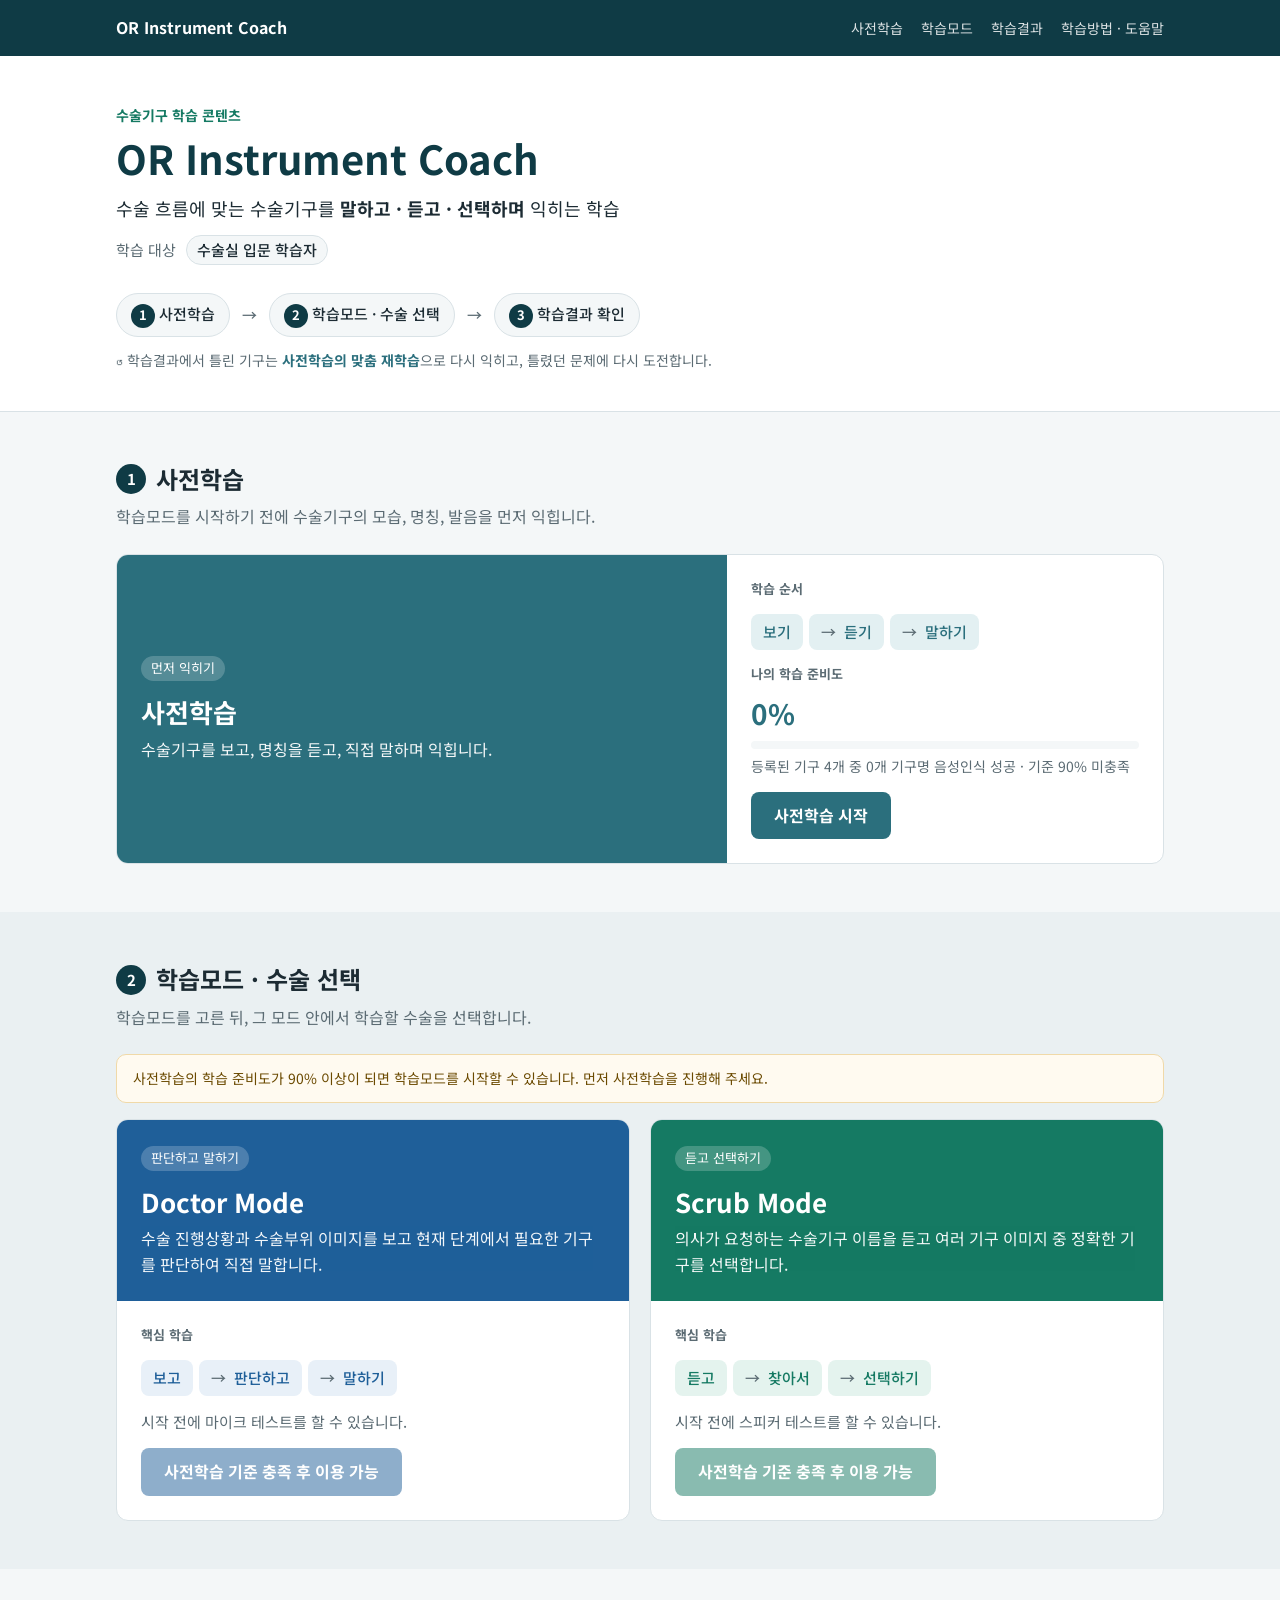
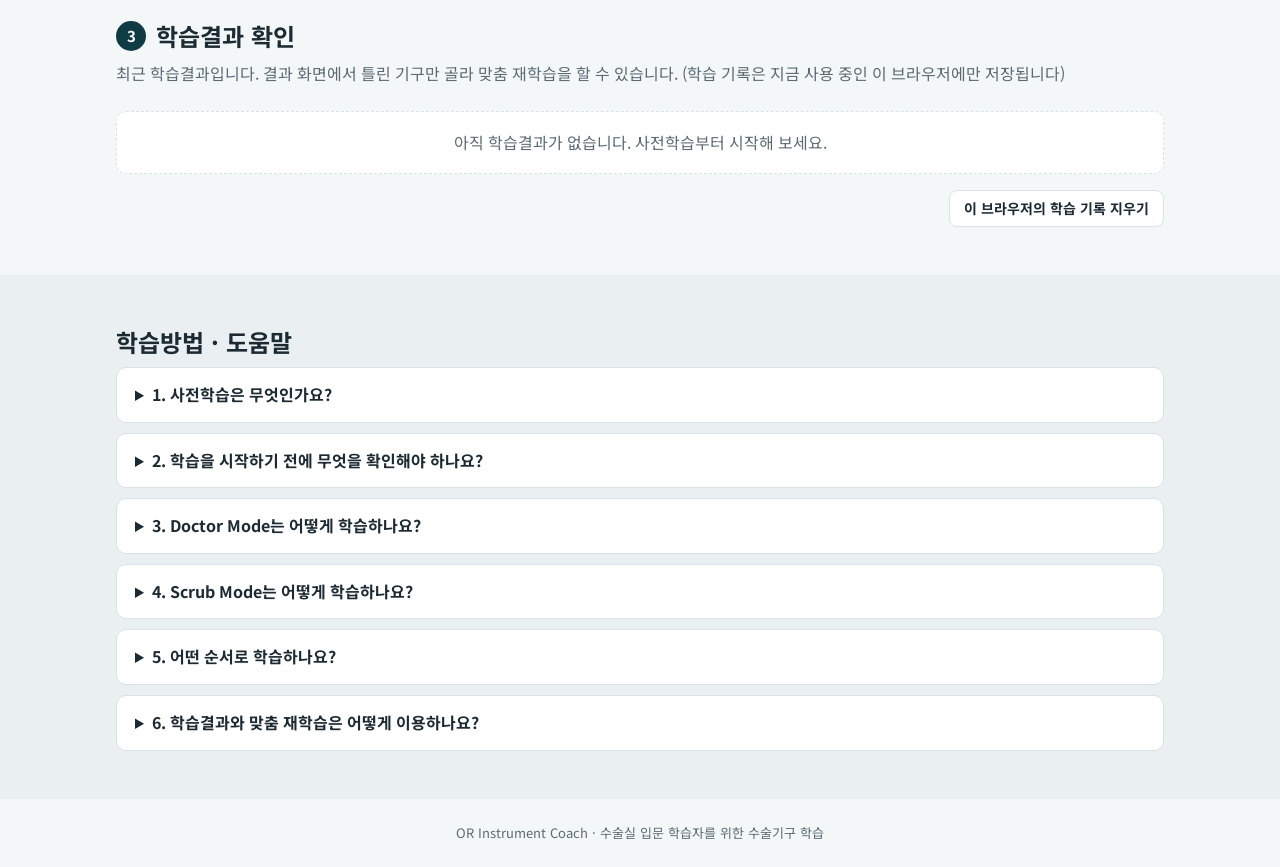
<file: index.html>
<!DOCTYPE html>
<html lang="ko">
<head>
  <meta charset="UTF-8">
  <meta name="viewport" content="width=device-width, initial-scale=1.0">
  <title>OR Instrument Coach</title>

  <!-- 글꼴 (인터넷 연결이 없으면 컴퓨터 기본 글꼴로 표시됨) -->
  <link rel="preconnect" href="https://fonts.googleapis.com">
  <link rel="preconnect" href="https://fonts.gstatic.com" crossorigin>
  <link href="https://fonts.googleapis.com/css2?family=Noto+Sans+KR:wght@400;500;700&display=swap" rel="stylesheet">

  <!-- 디자인 파일: 공통 디자인 → 메인 화면 전용 디자인 순서 -->
  <link rel="stylesheet" href="css/style.css">
  <link rel="stylesheet" href="css/home.css">
</head>
<body>

  <!-- ===== 상단 메뉴 바 ===== -->
  <header class="topbar">
    <div class="container topbar-inner">
      <a href="index.html" class="logo">OR Instrument Coach</a>
      <nav class="topnav">
        <a href="#prelearn">사전학습</a>
        <a href="#modes">학습모드</a>
        <a href="#results">학습결과</a>
        <a href="#help">학습방법 · 도움말</a>
      </nav>
    </div>
  </header>

  <main>

    <!-- ===== 사이트 타이틀 / 학습 흐름 ===== -->
    <section class="hero">
      <div class="container">
        <p class="hero-label">수술기구 학습 콘텐츠</p>
        <h1 class="hero-title">OR Instrument Coach</h1>
        <p class="hero-desc">
          수술 흐름에 맞는 수술기구를 <strong>말하고 · 듣고 · 선택하며</strong> 익히는 학습
        </p>
        <p class="hero-target">학습 대상 <span>수술실 입문 학습자</span></p>

        <!-- 학습 흐름 ① → ② → ③ (누르면 해당 구역으로 이동) -->
        <ol class="flow">
          <li><a href="#prelearn"><span class="flow-num">1</span> 사전학습</a></li>
          <li class="flow-arrow" aria-hidden="true">→</li>
          <li><a href="#modes"><span class="flow-num">2</span> 학습모드 · 수술 선택</a></li>
          <li class="flow-arrow" aria-hidden="true">→</li>
          <li><a href="#results"><span class="flow-num">3</span> 학습결과 확인</a></li>
        </ol>
        <p class="flow-loop">
          ↺ 학습결과에서 틀린 기구는 <strong>사전학습의 맞춤 재학습</strong>으로 다시 익히고, 틀렸던 문제에 다시 도전합니다.
        </p>
      </div>
    </section>

    <!-- ===== ① 사전학습 ===== -->
    <section id="prelearn" class="section">
      <div class="container">
        <h2 class="section-title"><span class="step-num">1</span> 사전학습</h2>
        <p class="section-desc">학습모드를 시작하기 전에 수술기구의 모습, 명칭, 발음을 먼저 익힙니다.</p>

        <article class="mode-card mode-prelearn prelearn-layout">
          <div class="mode-head">
            <span class="mode-tag">먼저 익히기</span>
            <h3 class="mode-name">사전학습</h3>
            <p class="mode-sub">수술기구를 보고, 명칭을 듣고, 직접 말하며 익힙니다.</p>
          </div>
          <div class="mode-body">
            <p class="mode-key-label">학습 순서</p>
            <ol class="mode-steps">
              <li>보기</li>
              <li>듣기</li>
              <li>말하기</li>
            </ol>

            <!-- 학습 준비도: js/home.js 가 저장된 사전학습 기록을 보고 채웁니다 -->
            <div class="readiness">
              <p class="mode-key-label">나의 학습 준비도</p>
              <p class="readiness-value" id="readiness-value">0%</p>
              <div class="bar"><div class="bar-fill" id="readiness-bar" style="width: 0%;"></div></div>
              <p class="readiness-text" id="readiness-text"></p>
            </div>

            <a href="html/prelearn.html" class="btn btn-prelearn">사전학습 시작</a>
          </div>
        </article>
      </div>
    </section>

    <!-- ===== ② 학습모드 · 수술 선택 ===== -->
    <section id="modes" class="section section-alt">
      <div class="container">
        <h2 class="section-title"><span class="step-num">2</span> 학습모드 · 수술 선택</h2>
        <p class="section-desc">학습모드를 고른 뒤, 그 모드 안에서 학습할 수술을 선택합니다.</p>

        <!-- 사전학습 기준을 아직 충족하지 못했을 때 보여주는 안내 (js/home.js 가 표시) -->
        <p class="info-box mode-lock-info" id="mode-lock-info" hidden></p>

        <div class="mode-grid">

          <!-- Doctor Mode 카드 -->
          <article class="mode-card mode-doctor">
            <div class="mode-head">
              <span class="mode-tag">판단하고 말하기</span>
              <h3 class="mode-name">Doctor Mode</h3>
              <p class="mode-sub">수술 진행상황과 수술부위 이미지를 보고 현재 단계에서 필요한 기구를 판단하여 직접 말합니다.</p>
            </div>
            <div class="mode-body">
              <p class="mode-key-label">핵심 학습</p>
              <ol class="mode-steps">
                <li>보고</li>
                <li>판단하고</li>
                <li>말하기</li>
              </ol>
              <p class="mode-note">시작 전에 마이크 테스트를 할 수 있습니다.</p>
              <a href="html/surgery-select.html?mode=doctor" class="btn btn-doctor" data-mode-link>수술 선택하기</a>
            </div>
          </article>

          <!-- Scrub Mode 카드 -->
          <article class="mode-card mode-scrub">
            <div class="mode-head">
              <span class="mode-tag">듣고 선택하기</span>
              <h3 class="mode-name">Scrub Mode</h3>
              <p class="mode-sub">의사가 요청하는 수술기구 이름을 듣고 여러 기구 이미지 중 정확한 기구를 선택합니다.</p>
            </div>
            <div class="mode-body">
              <p class="mode-key-label">핵심 학습</p>
              <ol class="mode-steps">
                <li>듣고</li>
                <li>찾아서</li>
                <li>선택하기</li>
              </ol>
              <p class="mode-note">시작 전에 스피커 테스트를 할 수 있습니다.</p>
              <a href="html/surgery-select.html?mode=scrub" class="btn btn-scrub" data-mode-link>수술 선택하기</a>
            </div>
          </article>

        </div>
      </div>
    </section>

    <!-- ===== ③ 학습결과 확인 ===== -->
    <section id="results" class="section">
      <div class="container">
        <h2 class="section-title"><span class="step-num">3</span> 학습결과 확인</h2>
        <p class="section-desc">
          최근 학습결과입니다. 결과 화면에서 틀린 기구만 골라 맞춤 재학습을 할 수 있습니다.
          (학습 기록은 지금 사용 중인 이 브라우저에만 저장됩니다)
        </p>

        <!-- 학습결과 목록: js/home.js 가 저장된 기록을 보고 채웁니다 -->
        <ul id="result-list" class="result-list"></ul>
        <p id="result-empty" class="empty-text" hidden>아직 학습결과가 없습니다. 사전학습부터 시작해 보세요.</p>

        <div class="data-tools">
          <button type="button" class="btn btn-outline btn-small" id="btn-clear-data">이 브라우저의 학습 기록 지우기</button>
        </div>
      </div>
    </section>

    <!-- ===== 학습방법 · 도움말 ===== -->
    <!-- <details> 태그는 클릭하면 내용이 펼쳐지는 기본 HTML 기능입니다 (JavaScript 필요 없음) -->
    <section id="help" class="section section-alt">
      <div class="container">
        <h2 class="section-title">학습방법 · 도움말</h2>

        <div class="help-list">
          <details>
            <summary>1. 사전학습은 무엇인가요?</summary>
            <p>
              학습모드에 들어가기 전에 수술기구의 모습, 정확한 명칭, 발음을 먼저 익히는 단계입니다.
              기구 이미지를 보고 → 스피커 버튼으로 기구명을 듣고 → 마이크 버튼을 눌러 따라 말하면,
              말한 내용이 등록된 기구명과 맞는지 O/X로 알려줍니다.
              충분히 익숙해질 때까지 몇 번이든 다시 말해 볼 수 있습니다.
            </p>
            <p>
              ※ O/X는 "발음이 얼마나 정확한지"를 점수로 매기는 것이 아니라,
              말한 기구명이 제대로 인식되었는지(기구명 음성인식 성공)를 알려주는 것입니다.
            </p>
          </details>
          <details>
            <summary>2. 학습을 시작하기 전에 무엇을 확인해야 하나요?</summary>
            <ol>
              <li><strong>스피커 테스트</strong>: 기구명과 의사의 요청을 들을 수 있도록 소리가 잘 나오는지 확인합니다.</li>
              <li><strong>마이크 테스트</strong>: 내가 말한 기구명이 글자로 잘 나타나는지 확인합니다.</li>
            </ol>
            <p>
              Chrome 또는 Edge 브라우저를 사용하고, 처음 마이크를 쓸 때 나오는 "마이크 사용 허용" 창에서 <strong>허용</strong>을 눌러 주세요.
              조용한 곳에서 이어폰을 사용하면 더 정확하게 인식됩니다.
            </p>
          </details>
          <details>
            <summary>3. Doctor Mode는 어떻게 학습하나요?</summary>
            <p>
              수술 진행상황 설명과 수술부위 이미지를 <strong>보고</strong>,
              지금 단계에서 어떤 기구가 필요한지 <strong>판단하고</strong>,
              마이크 버튼을 눌러 기구명을 <strong>직접 말합니다</strong>.
              말한 즉시 맞았는지 알려줍니다.
            </p>
            <p>
              말이 잘못 인식된 것 같으면 "다시 말하기"를 누를 수 있습니다.
              다만 처음 말한 답도 함께 기록되므로, 결과 화면에는 "최초 시도 정답률"과 "최종 성공률"이 따로 표시됩니다.
            </p>
          </details>
          <details>
            <summary>4. Scrub Mode는 어떻게 학습하나요?</summary>
            <p>
              의사가 요청하는 기구 이름을 <strong>듣고</strong>,
              화면의 여러 기구 이미지 중에서 <strong>찾아</strong>
              정확한 기구를 <strong>선택합니다</strong>.
              선택지에는 모양이나 쓰임이 비슷해 헷갈리기 쉬운 기구가 함께 나옵니다.
            </p>
          </details>
          <details>
            <summary>5. 어떤 순서로 학습하나요?</summary>
            <ol>
              <li>사전학습으로 기구의 모습·명칭·발음을 익힙니다.</li>
              <li>학습 준비도가 기준(<span class="js-threshold"></span>)에 도달하면 학습모드를 선택할 수 있습니다.</li>
              <li>Doctor Mode 또는 Scrub Mode를 고르고, 그 안에서 수술을 선택해 문제를 풉니다.</li>
              <li>학습결과를 확인합니다.</li>
              <li>틀린 기구가 있으면 맞춤 재학습 후 틀렸던 문제에 다시 도전합니다.</li>
            </ol>
          </details>
          <details>
            <summary>6. 학습결과와 맞춤 재학습은 어떻게 이용하나요?</summary>
            <p>
              학습결과 화면에서는 처음 답한 것의 정답률(최초 시도 정답률), 다시 말하기를 포함한 최종 성공률,
              다시 말하기 횟수, 기구별 결과, 반응시간을 확인할 수 있습니다.
            </p>
            <p>
              "틀린 기구 다시 학습"을 누르면 전체 기구가 아니라 <strong>내가 틀린 기구만</strong> 사전학습 방식(보기 → 듣기 → 말하기)으로 다시 익힙니다.
              재학습을 마치면 "틀렸던 문제 다시 도전"으로 그 문제들만 다시 풀어볼 수 있습니다.
            </p>
          </details>
        </div>
      </div>
    </section>

  </main>

  <!-- ===== 하단 ===== -->
  <footer class="footer">
    <div class="container">
      <p>OR Instrument Coach · 수술실 입문 학습자를 위한 수술기구 학습</p>
    </div>
  </footer>

  <!-- 화면 아래 잠깐 뜨는 안내 메시지 상자 -->
  <div id="notice" class="notice" hidden></div>

  <!-- JavaScript 파일 (순서 중요: 설정 → 데이터 → 공통 기능 → 이 페이지 기능) -->
  <script src="js/config.js"></script>
  <script src="data/surgeries.js"></script>
  <script src="data/instruments.js"></script>
  <script src="js/main.js"></script>
  <script src="js/learning-data.js"></script>
  <script src="js/home.js"></script>
</body>
</html>
</file>
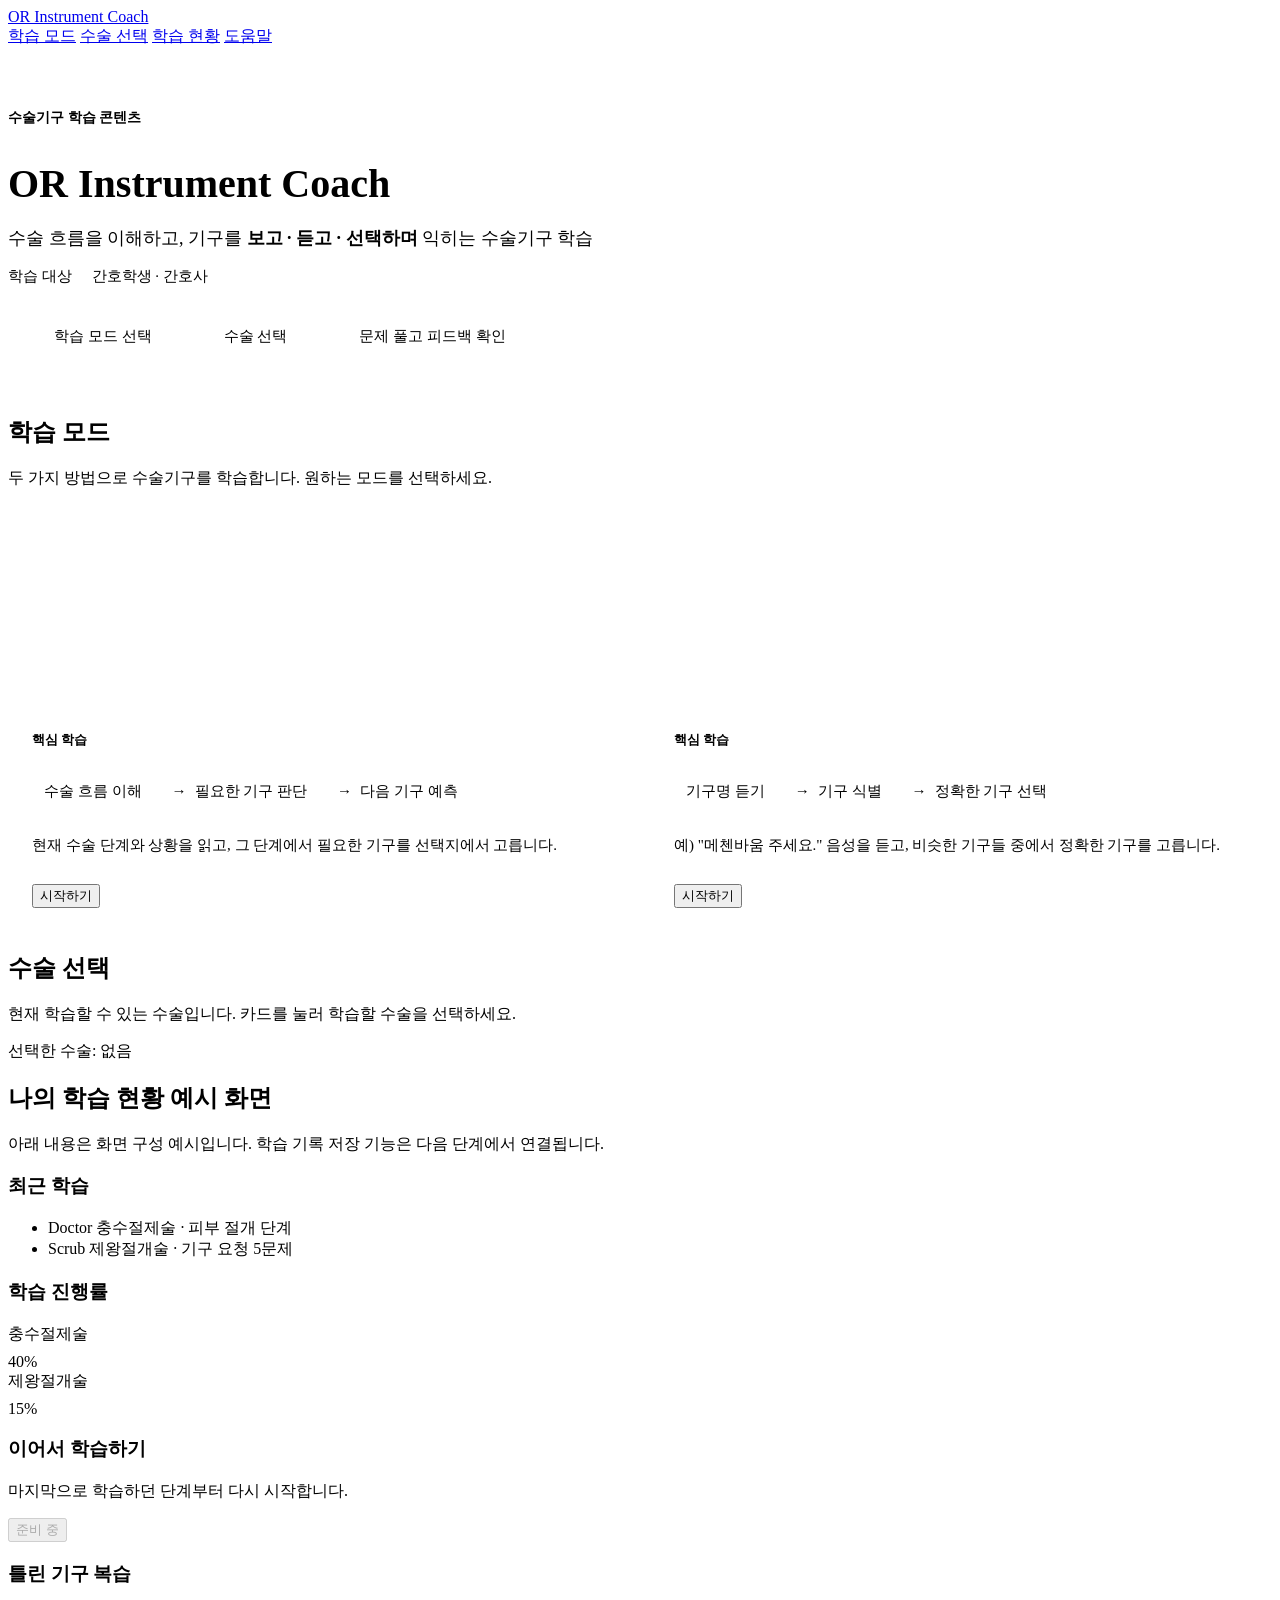
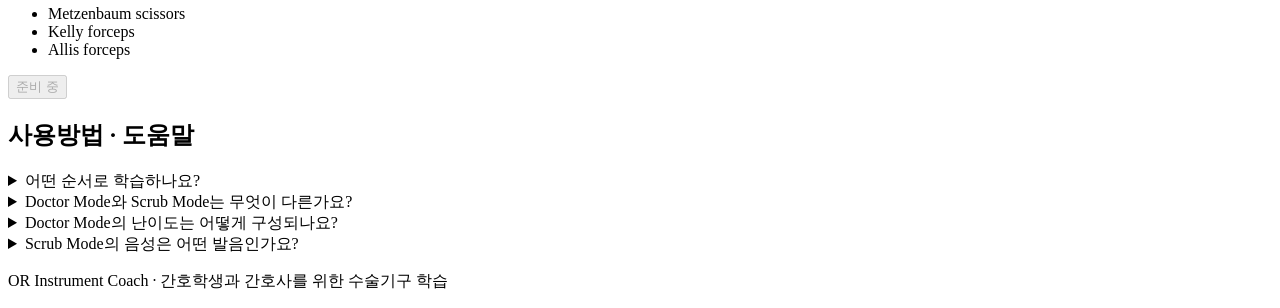
<file: index_backup.html>
<!DOCTYPE html>
<html lang="ko">
<head>
  <meta charset="UTF-8">
  <meta name="viewport" content="width=device-width, initial-scale=1.0">
  <title>OR Instrument Coach</title>

  <!-- 글꼴 (인터넷 연결이 없으면 컴퓨터 기본 글꼴로 표시됨) -->
  <link rel="preconnect" href="https://fonts.googleapis.com">
  <link rel="preconnect" href="https://fonts.gstatic.com" crossorigin>
  <link href="https://fonts.googleapis.com/css2?family=Noto+Sans+KR:wght@400;500;700&display=swap" rel="stylesheet">

  <!-- 메인 화면 디자인 파일 -->
  <link rel="stylesheet" href="css/home.css">
</head>
<body>

  <!-- ===== 상단 메뉴 바 ===== -->
  <header class="topbar">
    <div class="container topbar-inner">
      <a href="index.html" class="logo">OR Instrument Coach</a>
      <nav class="topnav">
        <a href="#modes">학습 모드</a>
        <a href="#surgeries">수술 선택</a>
        <a href="#progress">학습 현황</a>
        <a href="#help">도움말</a>
      </nav>
    </div>
  </header>

  <main>

    <!-- ===== ① 사이트 타이틀 / 소개 ===== -->
    <section class="hero">
      <div class="container">
        <p class="hero-label">수술기구 학습 콘텐츠</p>
        <h1 class="hero-title">OR Instrument Coach</h1>
        <p class="hero-desc">
          수술 흐름을 이해하고, 기구를 <strong>보고 · 듣고 · 선택하며</strong> 익히는 수술기구 학습
        </p>
        <p class="hero-target">학습 대상 <span>간호학생 · 간호사</span></p>

        <!-- 학습 순서 안내 -->
        <ol class="flow">
          <li><span class="flow-num">1</span>학습 모드 선택</li>
          <li><span class="flow-num">2</span>수술 선택</li>
          <li><span class="flow-num">3</span>문제 풀고 피드백 확인</li>
        </ol>
      </div>
    </section>

    <!-- ===== ② 학습 모드 선택 ===== -->
    <section id="modes" class="section">
      <div class="container">
        <h2 class="section-title">학습 모드</h2>
        <p class="section-desc">두 가지 방법으로 수술기구를 학습합니다. 원하는 모드를 선택하세요.</p>

        <div class="mode-grid">

          <!-- Doctor Mode 카드 -->
          <article class="mode-card mode-doctor">
            <div class="mode-head">
              <span class="mode-tag">판단하기</span>
              <h3 class="mode-name">Doctor Mode</h3>
              <p class="mode-sub">수술 진행상황을 보고 필요한 기구를 판단합니다.</p>
            </div>
            <div class="mode-body">
              <p class="mode-key-label">핵심 학습</p>
              <ol class="mode-steps">
                <li>수술 흐름 이해</li>
                <li>필요한 기구 판단</li>
                <li>다음 기구 예측</li>
              </ol>
              <p class="mode-note">
                현재 수술 단계와 상황을 읽고, 그 단계에서 필요한 기구를 선택지에서 고릅니다.
              </p>
              <button type="button" class="btn btn-doctor" data-mode="Doctor Mode">시작하기</button>
            </div>
          </article>

          <!-- Scrub Mode 카드 -->
          <article class="mode-card mode-scrub">
            <div class="mode-head">
              <span class="mode-tag">듣고 찾기</span>
              <h3 class="mode-name">Scrub Mode</h3>
              <p class="mode-sub">의사의 기구 요청을 듣고 올바른 기구를 선택합니다.</p>
            </div>
            <div class="mode-body">
              <p class="mode-key-label">핵심 학습</p>
              <ol class="mode-steps">
                <li>기구명 듣기</li>
                <li>기구 식별</li>
                <li>정확한 기구 선택</li>
              </ol>
              <p class="mode-note">
                예) "메첸바움 주세요." 음성을 듣고, 비슷한 기구들 중에서 정확한 기구를 고릅니다.
              </p>
              <button type="button" class="btn btn-scrub" data-mode="Scrub Mode">시작하기</button>
            </div>
          </article>

        </div>
      </div>
    </section>

    <!-- ===== ③ 수술 선택 ===== -->
    <section id="surgeries" class="section section-alt">
      <div class="container">
        <h2 class="section-title">수술 선택</h2>
        <p class="section-desc">현재 학습할 수 있는 수술입니다. 카드를 눌러 학습할 수술을 선택하세요.</p>

        <!-- 수술 카드는 js/home.js 가 data/surgeries.js 목록을 읽어서 여기에 자동으로 넣습니다 -->
        <div id="surgery-list" class="surgery-grid"></div>

        <p id="selected-surgery" class="selected-text">선택한 수술: 없음</p>
      </div>
    </section>

    <!-- ===== ④ 학습 진행 상태 ===== -->
    <section id="progress" class="section">
      <div class="container">
        <h2 class="section-title">
          나의 학습 현황
          <span class="badge-sample">예시 화면</span>
        </h2>
        <p class="section-desc">
          아래 내용은 화면 구성 예시입니다. 학습 기록 저장 기능은 다음 단계에서 연결됩니다.
        </p>

        <div class="progress-grid">

          <!-- 최근 학습 -->
          <div class="panel">
            <h3 class="panel-title">최근 학습</h3>
            <ul class="recent-list">
              <li><span class="chip chip-doctor">Doctor</span> 충수절제술 · 피부 절개 단계</li>
              <li><span class="chip chip-scrub">Scrub</span> 제왕절개술 · 기구 요청 5문제</li>
            </ul>
          </div>

          <!-- 학습 진행률 -->
          <div class="panel">
            <h3 class="panel-title">학습 진행률</h3>
            <div class="bar-row">
              <span class="bar-label">충수절제술</span>
              <div class="bar"><div class="bar-fill" style="width: 40%;"></div></div>
              <span class="bar-value">40%</span>
            </div>
            <div class="bar-row">
              <span class="bar-label">제왕절개술</span>
              <div class="bar"><div class="bar-fill" style="width: 15%;"></div></div>
              <span class="bar-value">15%</span>
            </div>
          </div>

          <!-- 이어서 학습하기 -->
          <div class="panel">
            <h3 class="panel-title">이어서 학습하기</h3>
            <p class="panel-text">마지막으로 학습하던 단계부터 다시 시작합니다.</p>
            <button type="button" class="btn btn-outline" disabled>준비 중</button>
          </div>

          <!-- 틀린 기구 복습 -->
          <div class="panel">
            <h3 class="panel-title">틀린 기구 복습</h3>
            <ul class="wrong-list">
              <li>Metzenbaum scissors</li>
              <li>Kelly forceps</li>
              <li>Allis forceps</li>
            </ul>
            <button type="button" class="btn btn-outline" disabled>준비 중</button>
          </div>

        </div>
      </div>
    </section>

    <!-- ===== ⑤ 사용방법 / 도움말 ===== -->
    <!-- <details> 태그는 클릭하면 내용이 펼쳐지는 기본 HTML 기능입니다 (JavaScript 필요 없음) -->
    <section id="help" class="section section-alt">
      <div class="container">
        <h2 class="section-title">사용방법 · 도움말</h2>

        <div class="help-list">
          <details>
            <summary>어떤 순서로 학습하나요?</summary>
            <p>학습 모드(Doctor 또는 Scrub)를 고르고, 학습할 수술을 선택한 뒤 문제를 풉니다. 문제마다 정답/오답 피드백이 나오고 다음 문제로 넘어갑니다.</p>
          </details>
          <details>
            <summary>Doctor Mode와 Scrub Mode는 무엇이 다른가요?</summary>
            <p><strong>Doctor Mode</strong>는 "지금 이 단계에서 어떤 기구가 필요할까?"를 스스로 판단하는 연습입니다. <strong>Scrub Mode</strong>는 의사가 부르는 기구 이름을 듣고 해당 기구를 빠르게 찾는 연습입니다.</p>
          </details>
          <details>
            <summary>Doctor Mode의 난이도는 어떻게 구성되나요?</summary>
            <p>기본: 기구 이미지를 보고 이름 고르기 → 중간: 수술 단계와 기구 이미지를 보고 이름 고르기 → 심화: 수술 상황만 보고 필요한 기구 이미지 고르기 순서로 구성될 예정입니다.</p>
          </details>
          <details>
            <summary>Scrub Mode의 음성은 어떤 발음인가요?</summary>
            <p>한국 수술실에서 실제로 사용하는 기구 호출 표현과 발음을 기준으로, 미리 제작·검토한 음성파일을 재생합니다. 모든 학습자가 같은 음성을 듣게 됩니다. 소리가 나오도록 스피커나 이어폰을 준비하세요.</p>
          </details>
        </div>
      </div>
    </section>

  </main>

  <!-- ===== 하단 ===== -->
  <footer class="footer">
    <div class="container">
      <p>OR Instrument Coach · 간호학생과 간호사를 위한 수술기구 학습</p>
    </div>
  </footer>

  <!-- 아직 만들지 않은 기능을 눌렀을 때 보여줄 안내 메시지 상자 -->
  <div id="notice" class="notice" hidden></div>

  <!-- JavaScript 파일 (순서 중요: 데이터 먼저, 기능 나중) -->
  <script src="data/surgeries.js"></script>
  <script src="js/home.js"></script>
</body>
</html>
</file>
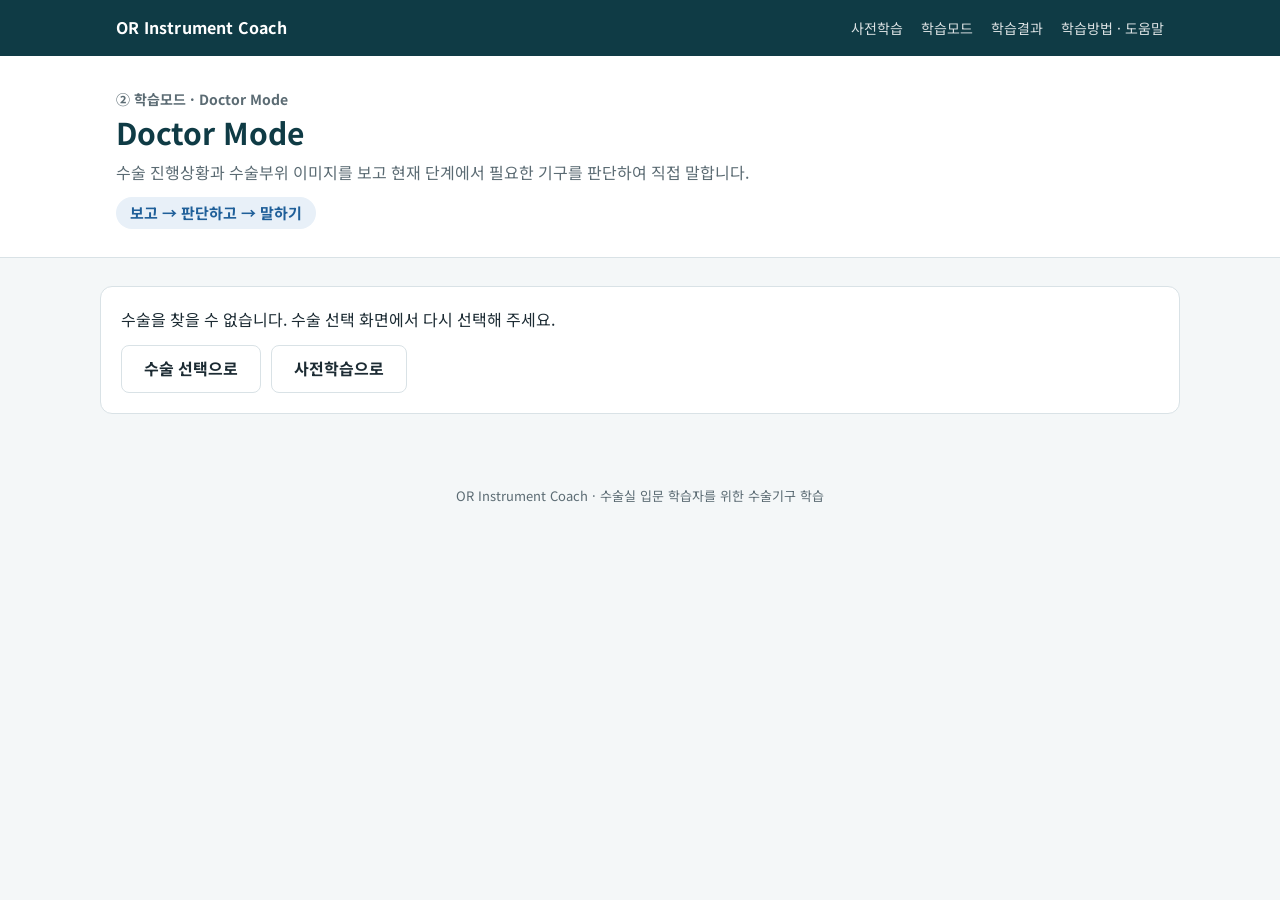
<file: html/doctor.html>
<!DOCTYPE html>
<html lang="ko">
<head>
  <meta charset="UTF-8">
  <meta name="viewport" content="width=device-width, initial-scale=1.0">
  <title>Doctor Mode · OR Instrument Coach</title>

  <link rel="preconnect" href="https://fonts.googleapis.com">
  <link rel="preconnect" href="https://fonts.gstatic.com" crossorigin>
  <link href="https://fonts.googleapis.com/css2?family=Noto+Sans+KR:wght@400;500;700&display=swap" rel="stylesheet">

  <link rel="stylesheet" href="../css/style.css">
  <link rel="stylesheet" href="../css/learn.css">
  <link rel="stylesheet" href="../css/doctor.css">
</head>
<!-- 주소 예시: doctor.html?surgery=appendectomy  (틀린 문제 재도전: &retryOf=학습결과번호) -->
<body data-root="../">

  <header class="topbar">
    <div class="container topbar-inner">
      <a href="../index.html" class="logo">OR Instrument Coach</a>
      <nav class="topnav">
        <a href="../index.html#prelearn">사전학습</a>
        <a href="../index.html#modes">학습모드</a>
        <a href="../index.html#results">학습결과</a>
        <a href="../index.html#help">학습방법 · 도움말</a>
      </nav>
    </div>
  </header>

  <section class="page-head">
    <div class="container">
      <p class="page-label">② 학습모드 · Doctor Mode</p>
      <h1 class="page-title" id="page-title">Doctor Mode</h1>
      <p class="page-desc">수술 진행상황과 수술부위 이미지를 보고 현재 단계에서 필요한 기구를 판단하여 직접 말합니다.</p>
      <span class="key-action key-doctor">보고 → 판단하고 → 말하기</span>
    </div>
  </section>

  <main class="container page-body">

    <!-- 문제를 시작할 수 없을 때 안내 -->
    <section id="error-panel" class="panel" hidden>
      <p id="error-text"></p>
      <div class="btn-row">
        <a href="surgery-select.html?mode=doctor" class="btn btn-outline">수술 선택으로</a>
        <a href="prelearn.html" class="btn btn-outline">사전학습으로</a>
      </div>
    </section>

    <!-- ===== 학습 전 마이크 테스트 ===== -->
    <section id="device-section" hidden>
      <h2 class="section-title">학습 전 마이크 확인</h2>
      <p class="section-desc">Doctor Mode에서는 기구명을 직접 말합니다. 시작 전에 마이크를 확인하세요.</p>
      <div id="device-check" class="device-check"></div>
    </section>

    <!-- ===== 시작 안내 ===== -->
    <section id="intro-panel" class="panel" hidden>
      <h2 class="panel-title">학습 안내</h2>
      <p id="intro-text"></p>
      <p class="badge-sample" id="intro-sample" hidden>현재 문제는 실제 수술 내용이 아닌 구조 확인용 샘플입니다.</p>
      <div class="btn-row">
        <button type="button" class="btn btn-doctor" id="btn-start">시작하기</button>
      </div>
    </section>

    <!-- ===== 문제 카드 ===== -->
    <section id="quiz-card" class="learn-card" hidden>
      <div class="learn-card-top">
        <span class="progress-text" id="progress-text"></span>
        <span class="badge-sample" id="sample-badge" hidden>구조 확인용 샘플 문제</span>
      </div>

      <!-- 1) 보고: 수술부위 이미지 + 수술 진행상황 -->
      <div class="situation-layout">
        <div class="image-box" id="site-image"></div>
        <div class="situation-info">
          <span class="situation-step" id="step-name"></span>
          <p class="situation-text" id="situation-text"></p>
          <!-- 2) 판단하고 -->
          <p class="doctor-prompt">지금 이 단계에서 필요한 기구의 이름을 말하세요.</p>
        </div>
      </div>

      <!-- 3) 말하기 -->
      <div class="action-row">
        <button type="button" class="btn btn-doctor" id="btn-speak">🎤 기구명 말하기</button>
      </div>

      <!-- 음성인식을 쓸 수 없는 브라우저에서만 나타나는 입력칸 -->
      <div class="text-fallback" id="text-fallback" hidden>
        <input type="text" id="text-input" placeholder="이 브라우저는 음성인식을 지원하지 않아 직접 입력합니다">
      </div>

      <p class="status-text" id="status-text"></p>

      <!-- 즉각적인 O/X 피드백 -->
      <div id="feedback" hidden></div>

      <div class="action-row">
        <button type="button" class="btn btn-outline" id="btn-retry" hidden>음성인식이 잘못되었나요? 다시 말하기</button>
        <button type="button" class="btn btn-outline" id="btn-reveal" hidden>정답 확인하기</button>
        <button type="button" class="btn btn-doctor" id="btn-next" hidden>다음 문제</button>
      </div>
    </section>

  </main>

  <footer class="footer">
    <div class="container">
      <p>OR Instrument Coach · 수술실 입문 학습자를 위한 수술기구 학습</p>
    </div>
  </footer>

  <script src="../js/config.js"></script>
  <script src="../data/surgeries.js"></script>
  <script src="../data/instruments.js"></script>
  <script src="../data/appendectomy.js"></script>
  <script src="../data/cesarean.js"></script>
  <script src="../js/main.js"></script>
  <script src="../js/learning-data.js"></script>
  <script src="../js/speech.js"></script>
  <script src="../js/device-check.js"></script>
  <script src="../js/doctor.js"></script>
</body>
</html>
</file>
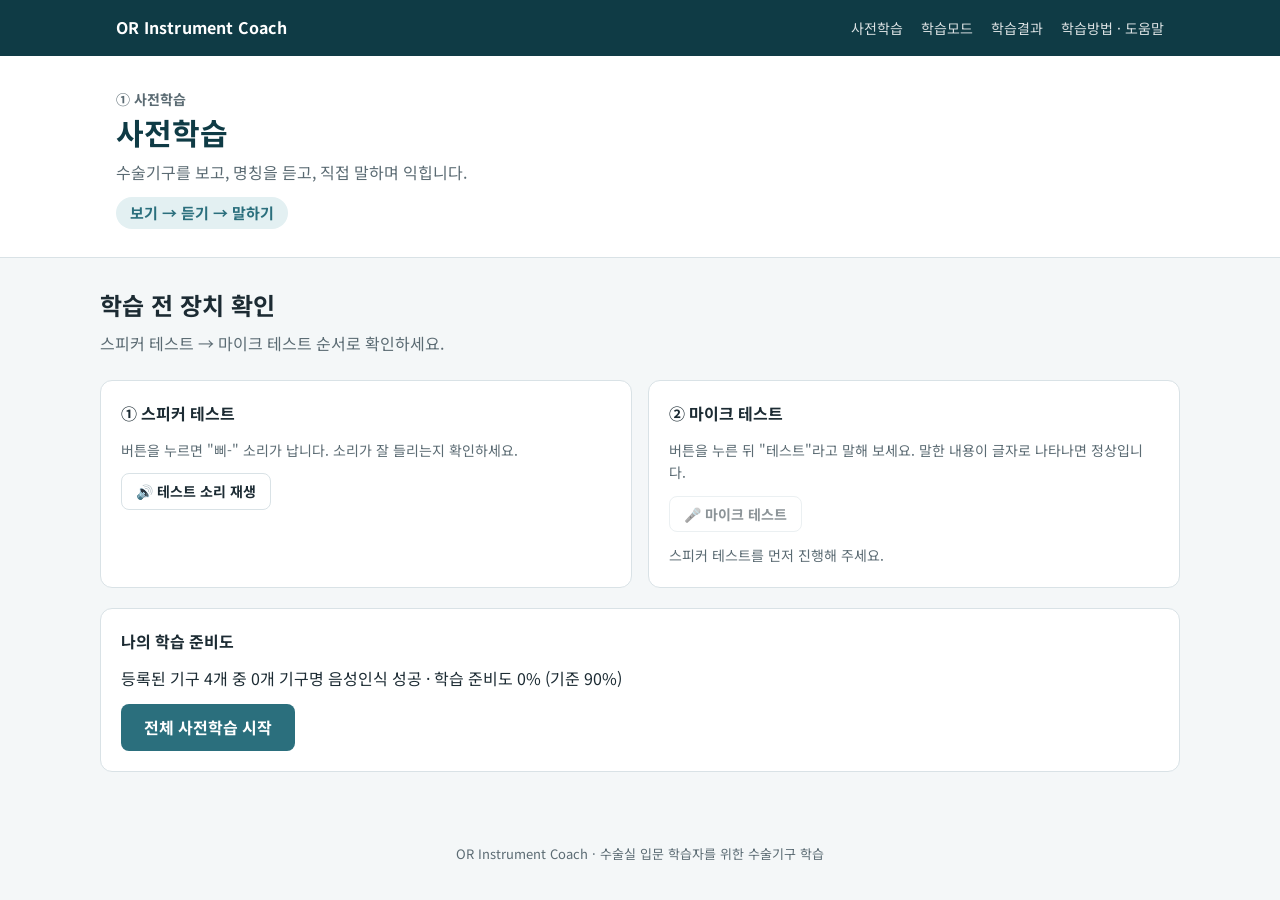
<file: html/prelearn.html>
<!DOCTYPE html>
<html lang="ko">
<head>
  <meta charset="UTF-8">
  <meta name="viewport" content="width=device-width, initial-scale=1.0">
  <title>사전학습 · OR Instrument Coach</title>

  <link rel="preconnect" href="https://fonts.googleapis.com">
  <link rel="preconnect" href="https://fonts.gstatic.com" crossorigin>
  <link href="https://fonts.googleapis.com/css2?family=Noto+Sans+KR:wght@400;500;700&display=swap" rel="stylesheet">

  <link rel="stylesheet" href="../css/style.css">
  <link rel="stylesheet" href="../css/learn.css">
</head>
<!-- data-root="../" : 이 페이지는 html 폴더 안에 있어서 이미지·음성 경로 앞에 ../ 를 붙인다는 표시 -->
<body data-root="../">

  <header class="topbar">
    <div class="container topbar-inner">
      <a href="../index.html" class="logo">OR Instrument Coach</a>
      <nav class="topnav">
        <a href="../index.html#prelearn">사전학습</a>
        <a href="../index.html#modes">학습모드</a>
        <a href="../index.html#results">학습결과</a>
        <a href="../index.html#help">학습방법 · 도움말</a>
      </nav>
    </div>
  </header>

  <!-- ===== 페이지 제목 (맞춤 재학습일 때는 js/prelearn.js 가 제목을 바꿉니다) ===== -->
  <section class="page-head">
    <div class="container">
      <p class="page-label">① 사전학습</p>
      <h1 class="page-title" id="page-title">사전학습</h1>
      <p class="page-desc" id="page-desc">수술기구를 보고, 명칭을 듣고, 직접 말하며 익힙니다.</p>
      <span class="key-action key-prelearn">보기 → 듣기 → 말하기</span>
    </div>
  </section>

  <main class="container page-body">

    <!-- ===== 학습 전 장치 확인 (스피커 → 마이크) ===== -->
    <section id="device-section">
      <h2 class="section-title">학습 전 장치 확인</h2>
      <p class="section-desc">스피커 테스트 → 마이크 테스트 순서로 확인하세요.</p>
      <div id="device-check" class="device-check"></div>
    </section>

    <!-- ===== 시작 안내 ===== -->
    <section id="intro-panel" class="panel">
      <h2 class="panel-title" id="intro-title">학습 준비도</h2>
      <p id="intro-text"></p>
      <div class="btn-row">
        <button type="button" class="btn btn-prelearn" id="btn-start-all">전체 사전학습 시작</button>
        <button type="button" class="btn btn-outline" id="btn-start-failed" hidden>아직 성공하지 못한 기구만 연습</button>
      </div>
    </section>

    <!-- ===== 기구 학습 카드 (학습을 시작하면 나타남) ===== -->
    <section id="learn-card" class="learn-card" hidden>
      <div class="learn-card-top">
        <span class="progress-text" id="progress-text"></span>
      </div>

      <!-- 1) 기구 이미지 보기 -->
      <div class="image-box" id="instrument-image"></div>

      <div>
        <h2 class="instrument-name" id="instrument-name"></h2>
        <p class="instrument-name-ko" id="instrument-name-ko"></p>
      </div>

      <!-- 2) 듣기  3) 말하기 -->
      <div class="action-row">
        <button type="button" class="btn btn-outline" id="btn-listen">🔊 기구명 듣기</button>
        <button type="button" class="btn btn-prelearn" id="btn-speak">🎤 따라 말하기</button>
      </div>

      <!-- 음성인식을 쓸 수 없는 브라우저에서만 나타나는 입력칸 -->
      <div class="text-fallback" id="text-fallback" hidden>
        <input type="text" id="text-input" placeholder="이 브라우저는 음성인식을 지원하지 않아 직접 입력합니다">
      </div>

      <p class="status-text" id="status-text"></p>

      <!-- 4) O/X 결과 -->
      <div id="feedback" hidden></div>

      <div class="action-row">
        <button type="button" class="btn btn-outline" id="btn-next">다음 기구</button>
      </div>
    </section>

    <!-- ===== 학습 마침 화면 ===== -->
    <section id="done-panel" class="panel" hidden>
      <h2 class="panel-title" id="done-title"></h2>
      <div id="done-text"></div>
      <div class="btn-row" id="done-buttons"></div>
    </section>

  </main>

  <footer class="footer">
    <div class="container">
      <p>OR Instrument Coach · 수술실 입문 학습자를 위한 수술기구 학습</p>
    </div>
  </footer>

  <div id="notice" class="notice" hidden></div>

  <!-- 설정 → 데이터 → 공통 기능 → 이 페이지 기능 순서 -->
  <script src="../js/config.js"></script>
  <script src="../data/surgeries.js"></script>
  <script src="../data/instruments.js"></script>
  <script src="../data/appendectomy.js"></script>
  <script src="../data/cesarean.js"></script>
  <script src="../js/main.js"></script>
  <script src="../js/learning-data.js"></script>
  <script src="../js/speech.js"></script>
  <script src="../js/device-check.js"></script>
  <script src="../js/prelearn.js"></script>
</body>
</html>
</file>
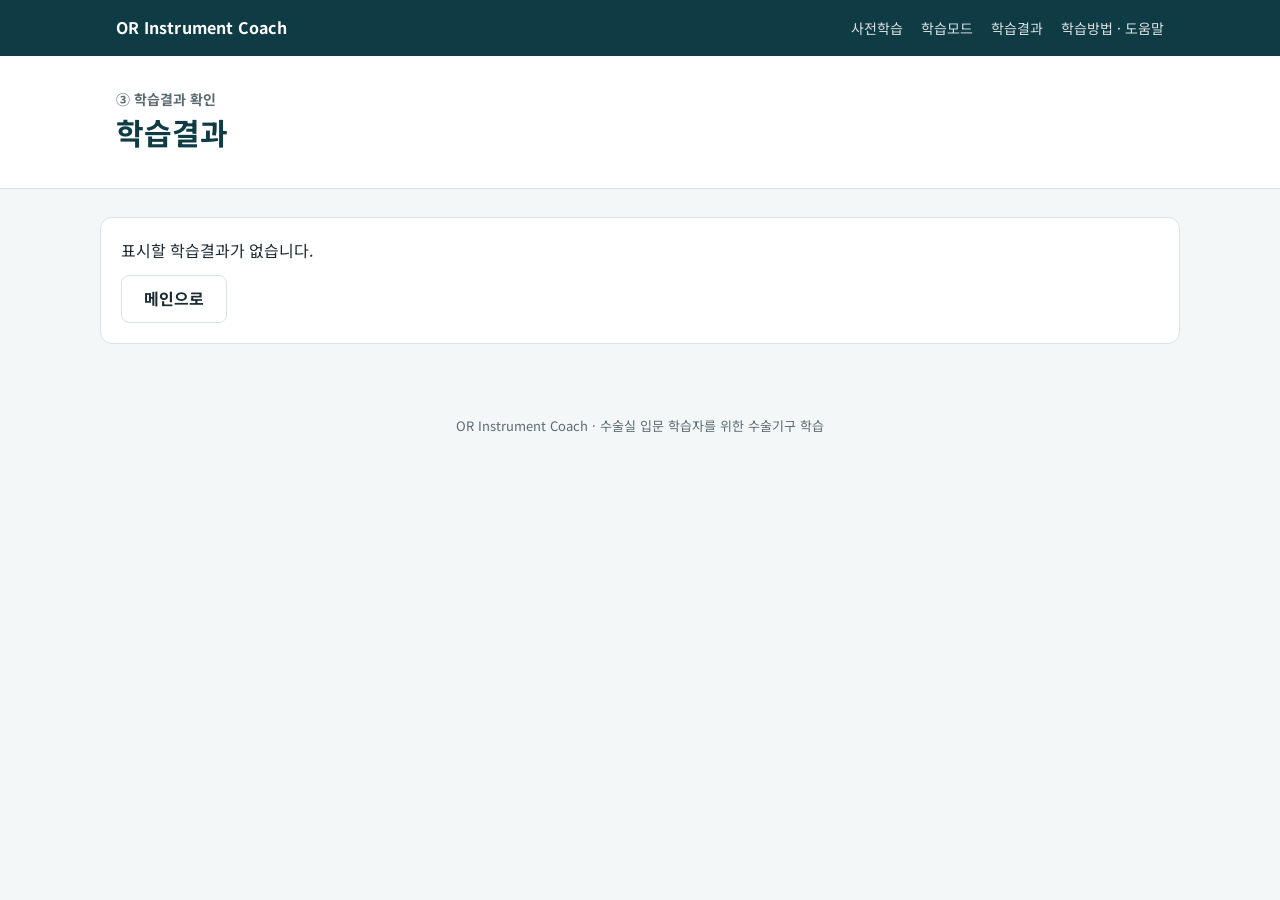
<file: html/result.html>
<!DOCTYPE html>
<html lang="ko">
<head>
  <meta charset="UTF-8">
  <meta name="viewport" content="width=device-width, initial-scale=1.0">
  <title>학습결과 · OR Instrument Coach</title>

  <link rel="preconnect" href="https://fonts.googleapis.com">
  <link rel="preconnect" href="https://fonts.gstatic.com" crossorigin>
  <link href="https://fonts.googleapis.com/css2?family=Noto+Sans+KR:wght@400;500;700&display=swap" rel="stylesheet">

  <link rel="stylesheet" href="../css/style.css">
  <link rel="stylesheet" href="../css/learn.css">
</head>
<!-- 주소 예시: result.html?session=학습결과번호  (번호가 없으면 가장 최근 결과) -->
<body data-root="../">

  <header class="topbar">
    <div class="container topbar-inner">
      <a href="../index.html" class="logo">OR Instrument Coach</a>
      <nav class="topnav">
        <a href="../index.html#prelearn">사전학습</a>
        <a href="../index.html#modes">학습모드</a>
        <a href="../index.html#results">학습결과</a>
        <a href="../index.html#help">학습방법 · 도움말</a>
      </nav>
    </div>
  </header>

  <section class="page-head">
    <div class="container">
      <p class="page-label">③ 학습결과 확인</p>
      <h1 class="page-title" id="page-title">학습결과</h1>
      <p class="page-desc" id="page-desc"></p>
    </div>
  </section>

  <main class="container page-body">

    <!-- 결과가 없을 때 -->
    <section id="empty-panel" class="panel" hidden>
      <p>표시할 학습결과가 없습니다.</p>
      <div class="btn-row">
        <a href="../index.html" class="btn btn-outline">메인으로</a>
      </div>
    </section>

    <div id="result-area" class="stack" hidden>
      <!-- 요약 수치: js/result.js 가 채웁니다 -->
      <section>
        <h2 class="section-title">요약</h2>
        <div class="stat-grid" id="stat-grid"></div>
      </section>

      <!-- 다음 학습으로 이어지는 버튼 -->
      <section class="panel">
        <h2 class="panel-title">다음 학습</h2>
        <p class="panel-text" id="next-text"></p>
        <div class="btn-row" id="next-buttons"></div>
      </section>

      <!-- 기구별 수행결과 -->
      <section>
        <h2 class="section-title">기구별 수행결과</h2>
        <p class="section-desc">"최초 시도"는 처음 답한 결과, "최종"은 다시 말하기까지 포함한 결과입니다.</p>
        <div class="table-wrap">
          <table class="result-table">
            <thead id="table-head"></thead>
            <tbody id="table-body"></tbody>
          </table>
        </div>
      </section>
    </div>

  </main>

  <footer class="footer">
    <div class="container">
      <p>OR Instrument Coach · 수술실 입문 학습자를 위한 수술기구 학습</p>
    </div>
  </footer>

  <script src="../js/config.js"></script>
  <script src="../data/surgeries.js"></script>
  <script src="../data/instruments.js"></script>
  <script src="../data/appendectomy.js"></script>
  <script src="../data/cesarean.js"></script>
  <script src="../js/main.js"></script>
  <script src="../js/learning-data.js"></script>
  <script src="../js/result.js"></script>
</body>
</html>
</file>
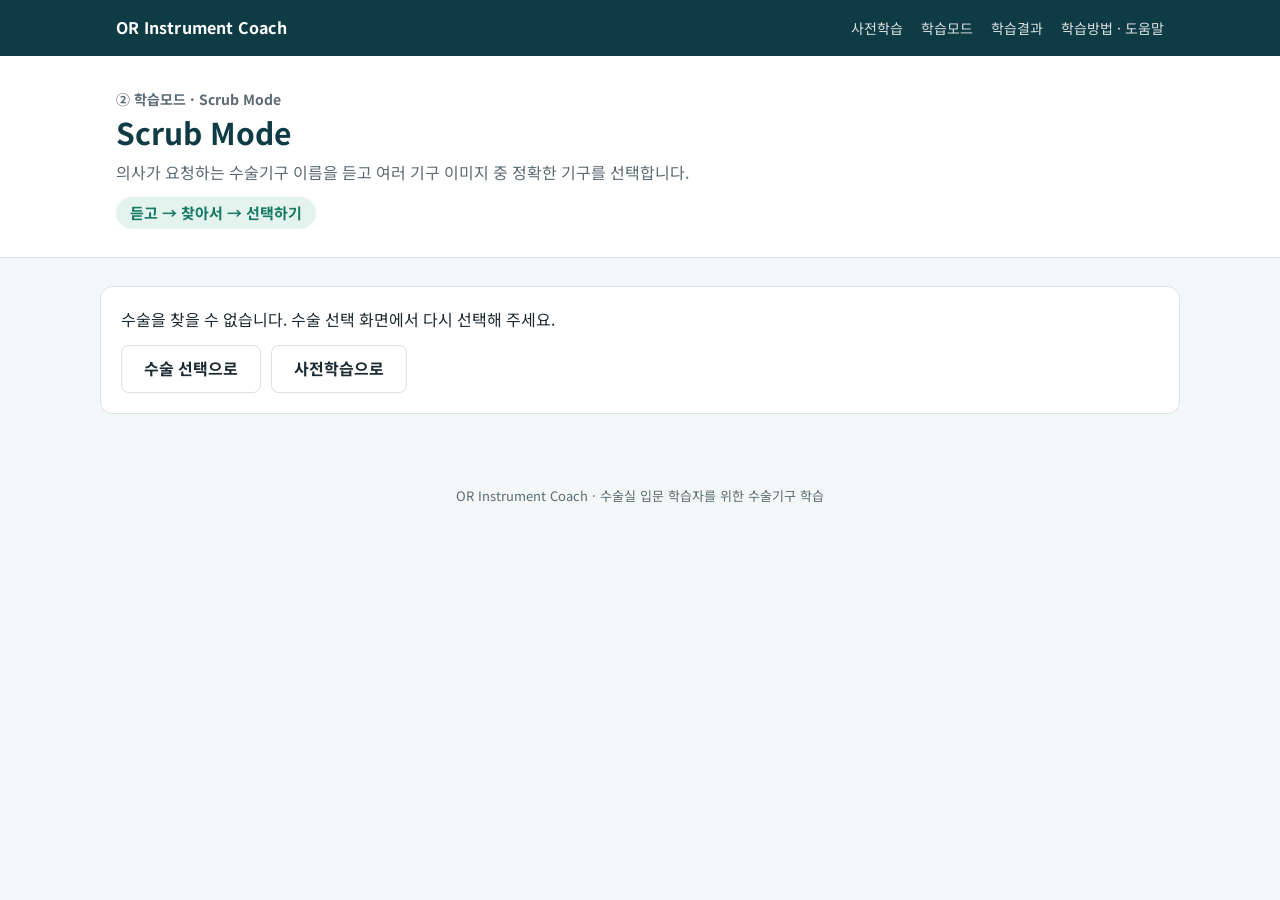
<file: html/scrub.html>
<!DOCTYPE html>
<html lang="ko">
<head>
  <meta charset="UTF-8">
  <meta name="viewport" content="width=device-width, initial-scale=1.0">
  <title>Scrub Mode · OR Instrument Coach</title>

  <link rel="preconnect" href="https://fonts.googleapis.com">
  <link rel="preconnect" href="https://fonts.gstatic.com" crossorigin>
  <link href="https://fonts.googleapis.com/css2?family=Noto+Sans+KR:wght@400;500;700&display=swap" rel="stylesheet">

  <link rel="stylesheet" href="../css/style.css">
  <link rel="stylesheet" href="../css/learn.css">
  <link rel="stylesheet" href="../css/scrub.css">
</head>
<!-- 주소 예시: scrub.html?surgery=appendectomy  (틀린 문제 재도전: &retryOf=학습결과번호) -->
<body data-root="../">

  <header class="topbar">
    <div class="container topbar-inner">
      <a href="../index.html" class="logo">OR Instrument Coach</a>
      <nav class="topnav">
        <a href="../index.html#prelearn">사전학습</a>
        <a href="../index.html#modes">학습모드</a>
        <a href="../index.html#results">학습결과</a>
        <a href="../index.html#help">학습방법 · 도움말</a>
      </nav>
    </div>
  </header>

  <section class="page-head">
    <div class="container">
      <p class="page-label">② 학습모드 · Scrub Mode</p>
      <h1 class="page-title" id="page-title">Scrub Mode</h1>
      <p class="page-desc">의사가 요청하는 수술기구 이름을 듣고 여러 기구 이미지 중 정확한 기구를 선택합니다.</p>
      <span class="key-action key-scrub">듣고 → 찾아서 → 선택하기</span>
    </div>
  </section>

  <main class="container page-body">

    <!-- 문제를 시작할 수 없을 때 안내 -->
    <section id="error-panel" class="panel" hidden>
      <p id="error-text"></p>
      <div class="btn-row">
        <a href="surgery-select.html?mode=scrub" class="btn btn-outline">수술 선택으로</a>
        <a href="prelearn.html" class="btn btn-outline">사전학습으로</a>
      </div>
    </section>

    <!-- ===== 학습 전 스피커 테스트 ===== -->
    <section id="device-section" hidden>
      <h2 class="section-title">학습 전 스피커 확인</h2>
      <p class="section-desc">Scrub Mode에서는 의사의 기구 요청을 듣습니다. 시작 전에 소리가 잘 나오는지 확인하세요.</p>
      <div id="device-check" class="device-check"></div>
    </section>

    <!-- ===== 시작 안내 ===== -->
    <section id="intro-panel" class="panel" hidden>
      <h2 class="panel-title">학습 안내</h2>
      <p id="intro-text"></p>
      <p class="badge-sample" id="intro-sample" hidden>현재 문제는 실제 수술 내용이 아닌 구조 확인용 샘플입니다.</p>
      <div class="btn-row">
        <button type="button" class="btn btn-scrub" id="btn-start">시작하기</button>
      </div>
    </section>

    <!-- ===== 문제 카드 ===== -->
    <section id="quiz-card" class="learn-card" hidden>
      <div class="learn-card-top">
        <span class="progress-text" id="progress-text"></span>
        <span class="badge-sample" id="sample-badge" hidden>구조 확인용 샘플 문제</span>
      </div>

      <!-- 1) 듣고: 의사 요청 -->
      <div class="request-box">
        <span class="request-label">의사 요청</span>
        <button type="button" class="btn btn-scrub btn-small" id="btn-play-request">🔊 요청 다시 듣기</button>
        <!-- 음성파일이 아직 없을 때만 보이는 임시 안내 -->
        <span class="request-fallback" id="request-fallback" hidden></span>
      </div>
      <p class="status-text" id="status-text"></p>

      <!-- 2) 찾아서 3) 선택하기 -->
      <p><strong>요청한 기구를 아래에서 찾아 선택하세요.</strong></p>
      <div class="choice-grid" id="choice-grid"></div>

      <!-- 즉각적인 O/X 피드백 -->
      <div id="feedback" hidden></div>

      <div class="action-row">
        <button type="button" class="btn btn-scrub" id="btn-next" hidden>다음 문제</button>
      </div>
    </section>

  </main>

  <footer class="footer">
    <div class="container">
      <p>OR Instrument Coach · 수술실 입문 학습자를 위한 수술기구 학습</p>
    </div>
  </footer>

  <script src="../js/config.js"></script>
  <script src="../data/surgeries.js"></script>
  <script src="../data/instruments.js"></script>
  <script src="../data/appendectomy.js"></script>
  <script src="../data/cesarean.js"></script>
  <script src="../js/main.js"></script>
  <script src="../js/learning-data.js"></script>
  <script src="../js/speech.js"></script>
  <script src="../js/device-check.js"></script>
  <script src="../js/scrub.js"></script>
</body>
</html>
</file>
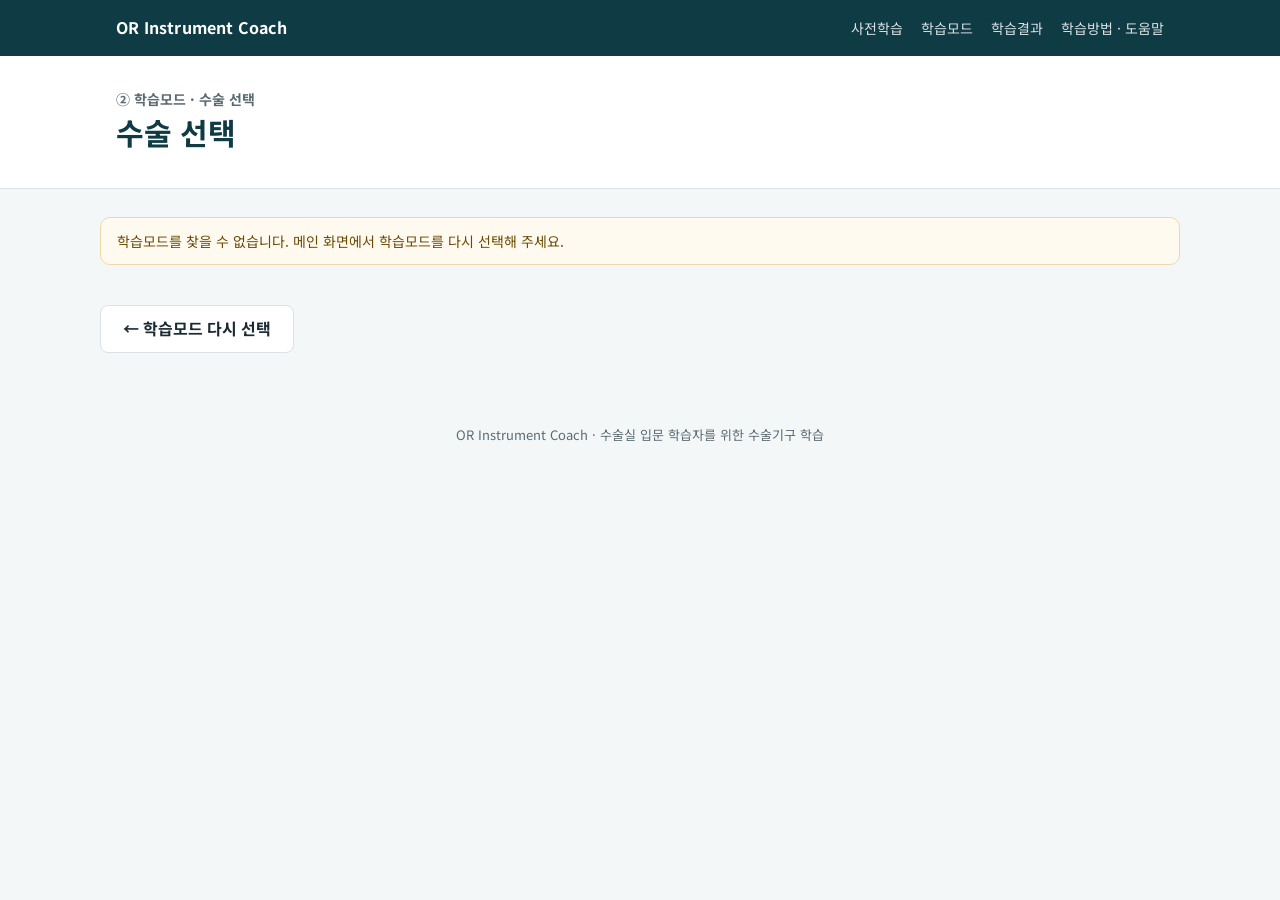
<file: html/surgery-select.html>
<!DOCTYPE html>
<html lang="ko">
<head>
  <meta charset="UTF-8">
  <meta name="viewport" content="width=device-width, initial-scale=1.0">
  <title>수술 선택 · OR Instrument Coach</title>

  <link rel="preconnect" href="https://fonts.googleapis.com">
  <link rel="preconnect" href="https://fonts.gstatic.com" crossorigin>
  <link href="https://fonts.googleapis.com/css2?family=Noto+Sans+KR:wght@400;500;700&display=swap" rel="stylesheet">

  <link rel="stylesheet" href="../css/style.css">
  <link rel="stylesheet" href="../css/learn.css">
</head>
<!-- 주소 예시: surgery-select.html?mode=doctor  또는  surgery-select.html?mode=scrub -->
<body data-root="../">

  <header class="topbar">
    <div class="container topbar-inner">
      <a href="../index.html" class="logo">OR Instrument Coach</a>
      <nav class="topnav">
        <a href="../index.html#prelearn">사전학습</a>
        <a href="../index.html#modes">학습모드</a>
        <a href="../index.html#results">학습결과</a>
        <a href="../index.html#help">학습방법 · 도움말</a>
      </nav>
    </div>
  </header>

  <!-- 제목과 설명은 js/surgery-select.js 가 모드에 맞게 채웁니다 -->
  <section class="page-head">
    <div class="container">
      <p class="page-label">② 학습모드 · 수술 선택</p>
      <h1 class="page-title" id="page-title">수술 선택</h1>
      <p class="page-desc" id="page-desc"></p>
      <span class="key-action" id="key-action" hidden></span>
    </div>
  </section>

  <main class="container page-body">
    <!-- 사전학습 기준 미충족 / 잘못된 주소일 때 안내 -->
    <p class="info-box" id="info-box" hidden></p>

    <!-- 수술 카드: js/surgery-select.js 가 data/surgeries.js 목록을 읽어서 만듭니다 -->
    <div id="surgery-list" class="surgery-grid"></div>

    <div class="btn-row">
      <a href="../index.html#modes" class="btn btn-outline">← 학습모드 다시 선택</a>
    </div>
  </main>

  <footer class="footer">
    <div class="container">
      <p>OR Instrument Coach · 수술실 입문 학습자를 위한 수술기구 학습</p>
    </div>
  </footer>

  <script src="../js/config.js"></script>
  <script src="../data/surgeries.js"></script>
  <script src="../data/instruments.js"></script>
  <script src="../data/appendectomy.js"></script>
  <script src="../data/cesarean.js"></script>
  <script src="../js/main.js"></script>
  <script src="../js/learning-data.js"></script>
  <script src="../js/surgery-select.js"></script>
</body>
</html>
</file>
<file: css/style.css>
/* =============================================
   모든 페이지 공통 디자인
   ---------------------------------------------
   색상, 글꼴, 상단 바, 버튼, 카드, 도움말, 하단 등
   여러 페이지에서 함께 쓰는 디자인을 모아둔 파일입니다.
   색상은 아래 :root 에 모아두었습니다.
   여기 값만 바꾸면 사이트 전체 색이 함께 바뀝니다.
   ============================================= */

:root {
  /* 기본 색 */
  --bg: #f4f7f8;          /* 화면 배경 */
  --surface: #ffffff;     /* 카드 배경 */
  --surface-alt: #eaf0f2; /* 구역 구분용 배경 */
  --text: #1c2b33;        /* 기본 글자 */
  --muted: #5b6b73;       /* 보조 글자 */
  --line: #d9e2e6;        /* 테두리 선 */
  --brand: #0f3b45;       /* 상단 바 (수술실 짙은 청록) */

  /* 사전학습 색 (청록 계열) */
  --prelearn: #2b6f7d;
  --prelearn-soft: #e3f0f2;

  /* Doctor Mode 색 (파란 계열) */
  --doctor: #1f5f99;
  --doctor-soft: #e8f0f8;

  /* Scrub Mode 색 (수술복 초록 계열) */
  --scrub: #157a63;
  --scrub-soft: #e4f3ee;

  /* 정답 / 오답 표시 색 */
  --correct: #1e8a4c;
  --correct-soft: #e5f5ec;
  --wrong: #c0392b;
  --wrong-soft: #fbeaea;

  --radius: 12px;
}

/* ---------- 기본 설정 ---------- */
* {
  box-sizing: border-box;
}

body {
  margin: 0;
  font-family: "Noto Sans KR", "Apple SD Gothic Neo", "Malgun Gothic", sans-serif;
  background: var(--bg);
  color: var(--text);
  line-height: 1.6;
}

h1, h2, h3, p {
  margin: 0;
}

a {
  color: inherit;
}

img {
  max-width: 100%;
}

/* hidden 속성이 붙은 요소는 항상 숨기기 */
[hidden] {
  display: none !important;
}

/* 내용 가운데 정렬 + 최대 너비 */
.container {
  max-width: 1080px;
  margin: 0 auto;
  padding: 0 16px;
}

/* ---------- 상단 메뉴 바 ---------- */
.topbar {
  background: var(--brand);
  color: #fff;
}

.topbar-inner {
  display: flex;
  align-items: center;
  justify-content: space-between;
  gap: 16px;
  min-height: 56px;
  flex-wrap: wrap;
}

.logo {
  font-weight: 700;
  text-decoration: none;
  letter-spacing: 0.2px;
}

.topnav {
  display: flex;
  flex-wrap: wrap;
  gap: 18px;
  font-size: 14px;
}

.topnav a {
  text-decoration: none;
  opacity: 0.85;
}

.topnav a:hover {
  opacity: 1;
  text-decoration: underline;
}

/* ---------- 공통 구역 ---------- */
.section {
  padding: 48px 0;
}

.section-alt {
  background: var(--surface-alt);
}

.section-title {
  font-size: 24px;
  margin-bottom: 6px;
  display: flex;
  align-items: center;
  flex-wrap: wrap;
  gap: 10px;
}

.section-desc {
  color: var(--muted);
  margin-bottom: 24px;
}

/* ---------- 공통 버튼 ---------- */
.btn {
  display: inline-block;
  padding: 10px 22px;
  border: 1px solid transparent;
  border-radius: 8px;
  font: inherit;
  font-weight: 700;
  cursor: pointer;
  text-decoration: none;
  text-align: center;
}

.btn-prelearn { background: var(--prelearn); color: #fff; }
.btn-doctor   { background: var(--doctor);   color: #fff; }
.btn-scrub    { background: var(--scrub);    color: #fff; }
.btn-brand    { background: var(--brand);    color: #fff; }

.btn-prelearn:hover,
.btn-doctor:hover,
.btn-scrub:hover,
.btn-brand:hover {
  filter: brightness(1.1);
}

.btn-outline {
  background: var(--surface);
  border-color: var(--line);
  color: var(--text);
}

.btn-outline:hover {
  border-color: var(--muted);
}

.btn-small {
  padding: 6px 14px;
  font-size: 14px;
}

.btn:disabled,
.btn.is-disabled {
  cursor: not-allowed;
  opacity: 0.5;
  filter: none;
}

.btn-row {
  display: flex;
  flex-wrap: wrap;
  gap: 10px;
}

/* ---------- 공통 카드(패널) ---------- */
.panel {
  background: var(--surface);
  border: 1px solid var(--line);
  border-radius: var(--radius);
  padding: 20px;
  display: flex;
  flex-direction: column;
  gap: 12px;
}

.panel-title {
  font-size: 16px;
}

.panel-text {
  color: var(--muted);
  font-size: 14px;
}

/* ---------- 작은 표시 (배지, 칩) ---------- */
.badge-sample {
  display: inline-block;
  font-size: 12px;
  font-weight: 500;
  padding: 2px 10px;
  border-radius: 999px;
  background: #fff4de;
  color: #8a5a00;
  border: 1px solid #f0d9a8;
  align-self: flex-start;  /* 세로 배치 안에서 글자 길이만큼만 차지 */
}

.chip {
  display: inline-block;
  font-size: 12px;
  font-weight: 700;
  padding: 0 8px;
  border-radius: 6px;
  margin-right: 4px;
}

.chip-prelearn { background: var(--prelearn-soft); color: var(--prelearn); }
.chip-doctor   { background: var(--doctor-soft);   color: var(--doctor); }
.chip-scrub    { background: var(--scrub-soft);    color: var(--scrub); }

/* 이미지가 아직 없을 때 보여주는 "이미지 준비 중" 상자 */
.image-empty {
  color: var(--muted);
  font-size: 14px;
  border: 1px dashed var(--line);
  padding: 8px 14px;
  border-radius: 8px;
  text-align: center;
}

/* 안내 문구 상자 (노란색) */
.info-box {
  background: #fffaf0;
  border: 1px solid #f0d9a8;
  color: #6b4a00;
  border-radius: 10px;
  padding: 12px 16px;
  font-size: 14px;
}

/* ---------- 도움말 (접었다 펴기) ---------- */
.help-list {
  display: flex;
  flex-direction: column;
  gap: 10px;
}

.help-list details {
  background: var(--surface);
  border: 1px solid var(--line);
  border-radius: 10px;
  padding: 14px 18px;
}

.help-list summary {
  cursor: pointer;
  font-weight: 700;
}

.help-list details p,
.help-list details ol,
.help-list details ul {
  margin: 10px 0 0;
  color: var(--muted);
}

/* ---------- 하단 ---------- */
.footer {
  padding: 24px 0;
  color: var(--muted);
  font-size: 13px;
  text-align: center;
}

/* ---------- 화면 아래 잠깐 뜨는 안내 메시지 ---------- */
.notice {
  position: fixed;
  left: 50%;
  bottom: 24px;
  transform: translateX(-50%);
  width: calc(100% - 32px);
  max-width: 480px;
  background: var(--brand);
  color: #fff;
  padding: 14px 18px;
  border-radius: 10px;
  text-align: center;
  box-shadow: 0 6px 20px rgba(0, 0, 0, 0.2);
  z-index: 10;
}

/* ---------- 모바일 (640px 이하) ---------- */
@media (max-width: 640px) {
  .topnav {
    gap: 14px;
    font-size: 13px;
    padding-bottom: 10px;
  }

  .section {
    padding: 36px 0;
  }
}
</file>
<file: css/home.css>
/* =============================================
   메인 화면(index.html) 전용 디자인
   ---------------------------------------------
   색상, 버튼, 카드 등 공통 디자인은 css/style.css 에 있습니다.
   이 파일에는 메인 화면에서만 쓰는 디자인만 있습니다.
   ============================================= */

/* ---------- 타이틀 영역 ---------- */
.hero {
  background: var(--surface);
  border-bottom: 1px solid var(--line);
  padding: 48px 0 40px;
}

.hero-label {
  color: var(--scrub);
  font-weight: 700;
  font-size: 14px;
  margin-bottom: 8px;
}

.hero-title {
  font-size: 40px;
  line-height: 1.2;
  color: var(--brand);
  margin-bottom: 12px;
}

.hero-desc {
  font-size: 18px;
  color: var(--text);
  margin-bottom: 12px;
}

.hero-target {
  color: var(--muted);
  font-size: 15px;
}

.hero-target span {
  display: inline-block;
  margin-left: 6px;
  padding: 2px 10px;
  border: 1px solid var(--line);
  border-radius: 999px;
  background: var(--bg);
  color: var(--text);
  font-weight: 500;
}

/* ---------- 학습 흐름 ① → ② → ③ ---------- */
.flow {
  list-style: none;
  padding: 0;
  margin: 28px 0 0;
  display: flex;
  flex-wrap: wrap;
  align-items: center;
  gap: 8px 12px;
  font-size: 15px;
}

.flow li {
  display: flex;
  align-items: center;
  gap: 8px;
  padding: 8px 14px;
  border: 1px solid var(--line);
  border-radius: 999px;
  background: var(--bg);
  font-weight: 500;
}

.flow a {
  text-decoration: none;
}

/* 단계 사이 → 표시 */
.flow-arrow {
  color: var(--muted);
}

.flow .flow-arrow {
  border: 0;
  background: none;
  padding: 0;
}

.flow-num {
  display: inline-flex;
  align-items: center;
  justify-content: center;
  width: 24px;
  height: 24px;
  border-radius: 50%;
  background: var(--brand);
  color: #fff;
  font-size: 13px;
  font-weight: 700;
}

/* 순환 학습 안내 (③ → ① 맞춤 재학습) */
.flow-loop {
  margin-top: 12px;
  font-size: 14px;
  color: var(--muted);
}

.flow-loop strong {
  color: var(--prelearn);
}

/* ---------- 구역 제목 앞 번호 ---------- */
.step-num {
  display: inline-flex;
  align-items: center;
  justify-content: center;
  width: 30px;
  height: 30px;
  border-radius: 50%;
  background: var(--brand);
  color: #fff;
  font-size: 15px;
}

/* ---------- 사전학습 카드 / 모드 카드 ---------- */
.mode-grid {
  display: grid;
  grid-template-columns: 1fr 1fr;
  gap: 20px;
}

.mode-card {
  background: var(--surface);
  border: 1px solid var(--line);
  border-radius: var(--radius);
  overflow: hidden;
  display: flex;
  flex-direction: column;
}

/* 카드 윗부분: 색으로 구분 */
.mode-head {
  padding: 24px;
  color: #fff;
}

.mode-prelearn .mode-head { background: var(--prelearn); }
.mode-doctor   .mode-head { background: var(--doctor); }
.mode-scrub    .mode-head { background: var(--scrub); }

.mode-tag {
  display: inline-block;
  font-size: 13px;
  padding: 2px 10px;
  border-radius: 999px;
  background: rgba(255, 255, 255, 0.2);
  margin-bottom: 10px;
}

.mode-name {
  font-size: 26px;
  margin-bottom: 4px;
}

.mode-sub {
  opacity: 0.95;
}

.mode-body {
  padding: 24px;
  display: flex;
  flex-direction: column;
  gap: 14px;
  flex: 1;
}

.mode-key-label {
  font-size: 13px;
  font-weight: 700;
  color: var(--muted);
}

/* 핵심 학습 단계 (화살표로 연결) */
.mode-steps {
  list-style: none;
  padding: 0;
  margin: 0;
  display: flex;
  flex-wrap: wrap;
  align-items: center;
  gap: 6px;
}

.mode-steps li {
  padding: 6px 12px;
  border-radius: 8px;
  font-weight: 500;
  font-size: 15px;
}

.mode-prelearn .mode-steps li { background: var(--prelearn-soft); color: var(--prelearn); }
.mode-doctor   .mode-steps li { background: var(--doctor-soft);   color: var(--doctor); }
.mode-scrub    .mode-steps li { background: var(--scrub-soft);    color: var(--scrub); }

/* 단계 사이에 → 표시 */
.mode-steps li + li::before {
  content: "→";
  margin-right: 8px;
  color: var(--muted);
}

.mode-note {
  color: var(--muted);
  font-size: 15px;
}

/* 버튼을 카드 맨 아래에 붙이기 */
.mode-body .btn {
  margin-top: auto;
  align-self: flex-start;
}

/* 사전학습 카드는 가로로 길게 */
.prelearn-layout {
  display: grid;
  grid-template-columns: 1.4fr 1fr;
}

.prelearn-layout .mode-head {
  display: flex;
  flex-direction: column;
  justify-content: center;
  align-items: flex-start;  /* 태그가 가로로 늘어나지 않도록 */
}

/* 학습 준비도 표시 */
.readiness {
  display: flex;
  flex-direction: column;
  gap: 6px;
}

.readiness-value {
  font-size: 28px;
  font-weight: 700;
  color: var(--prelearn);
}

.readiness-text {
  font-size: 14px;
  color: var(--muted);
}

/* 진행 막대 */
.bar {
  height: 8px;
  background: var(--bg);
  border-radius: 999px;
  overflow: hidden;
}

.bar-fill {
  height: 100%;
  background: var(--prelearn);
}

/* 모드 잠금 안내 */
.mode-lock-info {
  margin-bottom: 16px;
}

/* ---------- 학습결과 목록 ---------- */
.result-list {
  list-style: none;
  padding: 0;
  margin: 0;
  display: flex;
  flex-direction: column;
  gap: 10px;
}

.result-item {
  background: var(--surface);
  border: 1px solid var(--line);
  border-radius: 10px;
  padding: 14px 18px;
  display: flex;
  flex-wrap: wrap;
  align-items: center;
  justify-content: space-between;
  gap: 8px 16px;
}

.result-item-title {
  font-weight: 700;
}

.result-item-meta {
  font-size: 14px;
  color: var(--muted);
}

.empty-text {
  color: var(--muted);
  background: var(--surface);
  border: 1px dashed var(--line);
  border-radius: 10px;
  padding: 18px;
  text-align: center;
}

.data-tools {
  margin-top: 16px;
  text-align: right;
}

/* =============================================
   반응형: 화면 폭에 따라 배치 바꾸기
   ============================================= */

/* 모바일 (640px 이하): 모두 1칸 */
@media (max-width: 640px) {
  .hero {
    padding: 32px 0 28px;
  }

  .hero-title {
    font-size: 30px;
  }

  .hero-desc {
    font-size: 16px;
  }

  .mode-grid,
  .prelearn-layout {
    grid-template-columns: 1fr;
  }
}
</file>
<file: css/learn.css>
/* =============================================
   학습 화면 공통 디자인
   ---------------------------------------------
   사전학습, 수술 선택, Doctor Mode, Scrub Mode, 학습결과
   페이지(html 폴더)에서 함께 쓰는 디자인입니다.
   ============================================= */

/* ---------- 페이지 제목 영역 ---------- */
.page-head {
  background: var(--surface);
  border-bottom: 1px solid var(--line);
  padding: 32px 0 28px;
}

.page-label {
  font-size: 14px;
  font-weight: 700;
  color: var(--muted);
  margin-bottom: 4px;
}

.page-title {
  font-size: 30px;
  line-height: 1.25;
  color: var(--brand);
  margin-bottom: 8px;
}

.page-desc {
  color: var(--muted);
}

/* 핵심 학습행동 (예: 보고 → 판단하고 → 말하기) */
.key-action {
  display: inline-block;
  margin-top: 12px;
  padding: 4px 14px;
  border-radius: 999px;
  font-weight: 700;
  font-size: 15px;
}

.key-prelearn { background: var(--prelearn-soft); color: var(--prelearn); }
.key-doctor   { background: var(--doctor-soft);   color: var(--doctor); }
.key-scrub    { background: var(--scrub-soft);    color: var(--scrub); }

.page-body {
  padding: 28px 0 48px;
  display: flex;
  flex-direction: column;
  gap: 20px;
}

/* ---------- 장치 확인 (스피커 / 마이크 테스트) ---------- */
.device-check {
  display: grid;
  grid-template-columns: repeat(auto-fit, minmax(260px, 1fr));
  gap: 16px;
}

.device-step-title {
  display: flex;
  align-items: center;
  gap: 8px;
}

.device-status {
  font-size: 14px;
  color: var(--muted);
  min-height: 1.6em;
}

.device-status.is-ok {
  color: var(--correct);
  font-weight: 700;
}

.device-status.is-bad {
  color: var(--wrong);
  font-weight: 700;
}

/* ---------- 문제 / 학습 카드 ---------- */
.learn-card {
  background: var(--surface);
  border: 1px solid var(--line);
  border-radius: var(--radius);
  padding: 24px;
  display: flex;
  flex-direction: column;
  gap: 16px;
}

.learn-card-top {
  display: flex;
  flex-wrap: wrap;
  align-items: center;
  justify-content: space-between;
  gap: 8px;
}

.progress-text {
  font-weight: 700;
  color: var(--muted);
}

/* 이미지 상자 (기구 이미지 / 수술부위 이미지) */
.image-box {
  min-height: 220px;
  background: var(--bg);
  border: 1px solid var(--line);
  border-radius: 10px;
  display: flex;
  align-items: center;
  justify-content: center;
  overflow: hidden;
}

.image-box img {
  max-height: 360px;
  object-fit: contain;
}

/* 기구 이름 */
.instrument-name {
  font-size: 28px;
  line-height: 1.3;
  color: var(--brand);
}

.instrument-name-ko {
  color: var(--muted);
  font-size: 17px;
}

/* 말하기 / 듣기 버튼 묶음 */
.action-row {
  display: flex;
  flex-wrap: wrap;
  gap: 10px;
  align-items: center;
}

/* 음성인식 중일 때 마이크 버튼 깜빡임 */
.btn.is-listening {
  animation: listening 1s ease-in-out infinite;
}

@keyframes listening {
  50% { opacity: 0.6; }
}

.status-text {
  font-size: 14px;
  color: var(--muted);
  min-height: 1.6em;
}

/* ---------- O / X 피드백 ---------- */
.feedback {
  border-radius: 10px;
  padding: 14px 18px;
  display: flex;
  gap: 14px;
  align-items: flex-start;
}

.feedback.is-correct {
  background: var(--correct-soft);
  border: 1px solid var(--correct);
}

.feedback.is-wrong {
  background: var(--wrong-soft);
  border: 1px solid var(--wrong);
}

.feedback-mark {
  font-size: 34px;
  font-weight: 700;
  line-height: 1;
}

.is-correct .feedback-mark { color: var(--correct); }
.is-wrong   .feedback-mark { color: var(--wrong); }

.feedback-text p + p {
  margin-top: 4px;
}

/* 정답 공개 문구 */
.answer-reveal {
  font-weight: 700;
  color: var(--brand);
}

/* 키보드 입력 (음성인식을 쓸 수 없는 브라우저용) */
.text-fallback {
  display: flex;
  flex-wrap: wrap;
  gap: 8px;
}

.text-fallback input {
  flex: 1;
  min-width: 180px;
  font: inherit;
  padding: 8px 12px;
  border: 1px solid var(--line);
  border-radius: 8px;
}

/* ---------- 목록 / 요약 ---------- */
.simple-list {
  margin: 0;
  padding-left: 20px;
}

.summary-big {
  font-size: 22px;
  font-weight: 700;
  color: var(--brand);
}

/* ---------- 수술 선택 카드 ---------- */
.surgery-grid {
  display: grid;
  grid-template-columns: repeat(auto-fill, minmax(260px, 1fr));
  gap: 20px;
}

.surgery-card {
  /* button 기본 모양 지우기 */
  font: inherit;
  color: inherit;
  text-align: left;
  cursor: pointer;
  padding: 0;

  background: var(--surface);
  border: 2px solid var(--line);
  border-radius: var(--radius);
  overflow: hidden;
}

.surgery-card:hover:not(:disabled) {
  border-color: var(--brand);
}

.surgery-card:disabled {
  cursor: not-allowed;
  opacity: 0.7;
}

.surgery-image {
  height: 150px;
  background: var(--bg);
  border-bottom: 1px solid var(--line);
  display: flex;
  align-items: center;
  justify-content: center;
}

.surgery-image img {
  width: 100%;
  height: 100%;
  object-fit: cover;
}

.surgery-info {
  padding: 16px 18px 18px;
}

.surgery-name {
  font-size: 20px;
}

.surgery-en {
  color: var(--muted);
  font-size: 14px;
  margin-bottom: 8px;
}

.surgery-count {
  font-size: 14px;
  font-weight: 700;
  color: var(--brand);
}

/* ---------- 학습결과 ---------- */
.stat-grid {
  display: grid;
  grid-template-columns: repeat(auto-fit, minmax(160px, 1fr));
  gap: 12px;
}

.stat {
  background: var(--surface);
  border: 1px solid var(--line);
  border-radius: 10px;
  padding: 16px;
}

.stat-label {
  font-size: 14px;
  color: var(--muted);
}

.stat-value {
  font-size: 26px;
  font-weight: 700;
  color: var(--brand);
}

.stat-note {
  font-size: 12px;
  color: var(--muted);
}

/* 기구별 수행결과 표 (좁은 화면에서는 표만 좌우로 스크롤) */
.table-wrap {
  overflow-x: auto;
  background: var(--surface);
  border: 1px solid var(--line);
  border-radius: 10px;
}

.result-table {
  width: 100%;
  border-collapse: collapse;
  font-size: 14px;
  min-width: 640px;
}

.result-table th,
.result-table td {
  padding: 10px 12px;
  border-bottom: 1px solid var(--line);
  text-align: left;
}

.result-table th {
  background: var(--bg);
  font-weight: 700;
}

.result-table tr:last-child td {
  border-bottom: 0;
}

.mark-o { color: var(--correct); font-weight: 700; }
.mark-x { color: var(--wrong);   font-weight: 700; }

/* ---------- 모바일 (640px 이하) ---------- */
@media (max-width: 640px) {
  .page-title {
    font-size: 24px;
  }

  .learn-card {
    padding: 18px;
  }

  .instrument-name {
    font-size: 23px;
  }
}

/* 여러 구역을 세로로 간격을 두고 쌓기 */
.stack {
  display: flex;
  flex-direction: column;
  gap: 20px;
}
</file>
<file: css/doctor.css>
/* =============================================
   Doctor Mode 전용 디자인 (html/doctor.html)
   공통 디자인은 css/style.css, css/learn.css 에 있습니다.
   ============================================= */

/* 수술 단계 이름 */
.situation-step {
  display: inline-block;
  font-size: 14px;
  font-weight: 700;
  padding: 2px 12px;
  border-radius: 999px;
  background: var(--doctor-soft);
  color: var(--doctor);
}

/* 수술 진행상황 설명 */
.situation-text {
  font-size: 18px;
}

/* 질문 문구 */
.doctor-prompt {
  font-weight: 700;
  color: var(--doctor);
}

/* 수술부위 이미지 + 설명을 넓은 화면에서는 나란히 */
.situation-layout {
  display: grid;
  grid-template-columns: 1fr 1fr;
  gap: 20px;
  align-items: start;
}

.situation-info {
  display: flex;
  flex-direction: column;
  gap: 12px;
}

@media (max-width: 760px) {
  .situation-layout {
    grid-template-columns: 1fr;
  }
}
</file>
<file: css/scrub.css>
/* =============================================
   Scrub Mode 전용 디자인 (html/scrub.html)
   공통 디자인은 css/style.css, css/learn.css 에 있습니다.
   ============================================= */

/* 의사 요청 영역 */
.request-box {
  background: var(--scrub-soft);
  border-radius: 10px;
  padding: 16px 18px;
  display: flex;
  flex-wrap: wrap;
  align-items: center;
  gap: 12px;
}

.request-label {
  font-weight: 700;
  color: var(--scrub);
}

.request-fallback {
  font-size: 15px;
}

/* 기구 이미지 선택지 */
.choice-grid {
  display: grid;
  grid-template-columns: repeat(auto-fill, minmax(180px, 1fr));
  gap: 14px;
}

.choice-card {
  /* button 기본 모양 지우기 */
  font: inherit;
  color: inherit;
  cursor: pointer;
  padding: 10px;

  background: var(--surface);
  border: 2px solid var(--line);
  border-radius: var(--radius);
  min-height: 160px;
  display: flex;
  align-items: center;
  justify-content: center;
}

.choice-card:hover:not(:disabled) {
  border-color: var(--scrub);
}

.choice-card:disabled {
  cursor: default;
}

.choice-card img {
  max-height: 160px;
  object-fit: contain;
}

/* 선택 후 정답 / 오답 표시 */
.choice-card.is-correct {
  border-color: var(--correct);
  background: var(--correct-soft);
}

.choice-card.is-wrong {
  border-color: var(--wrong);
  background: var(--wrong-soft);
}
</file>
